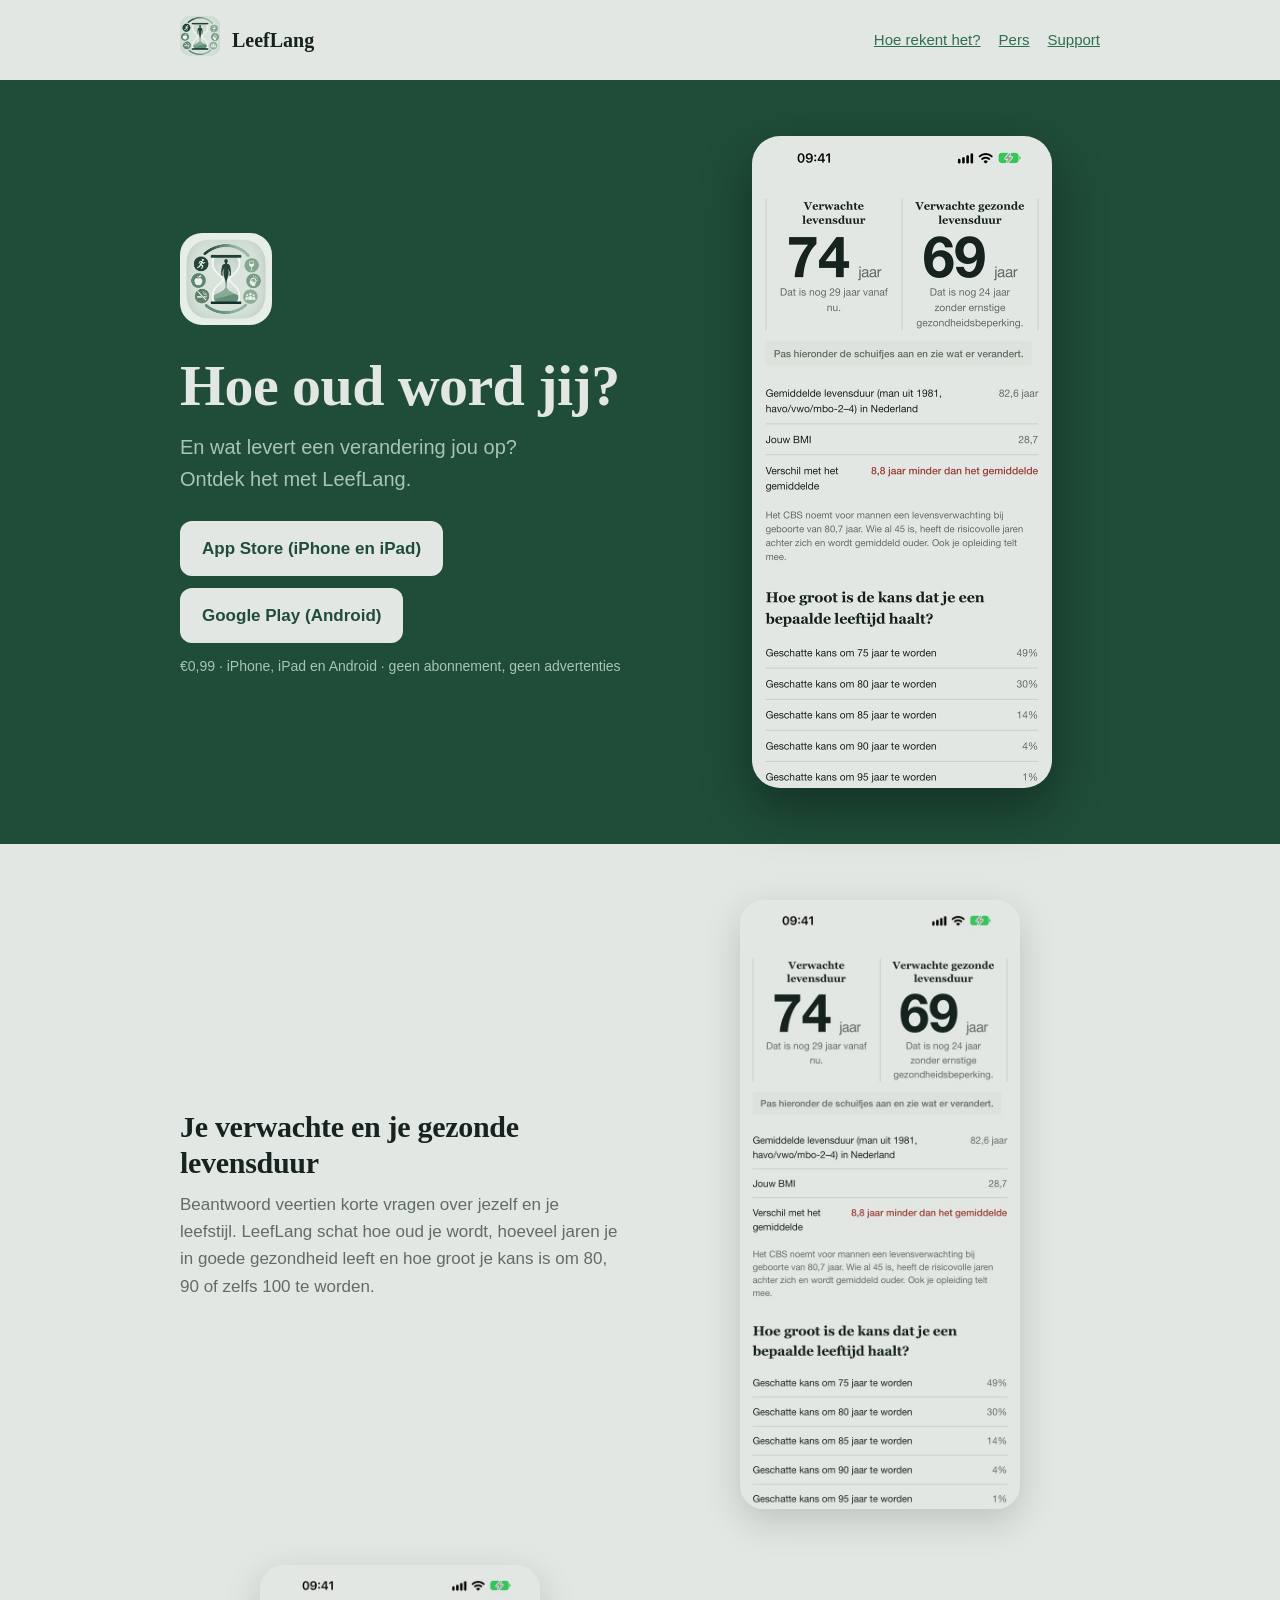
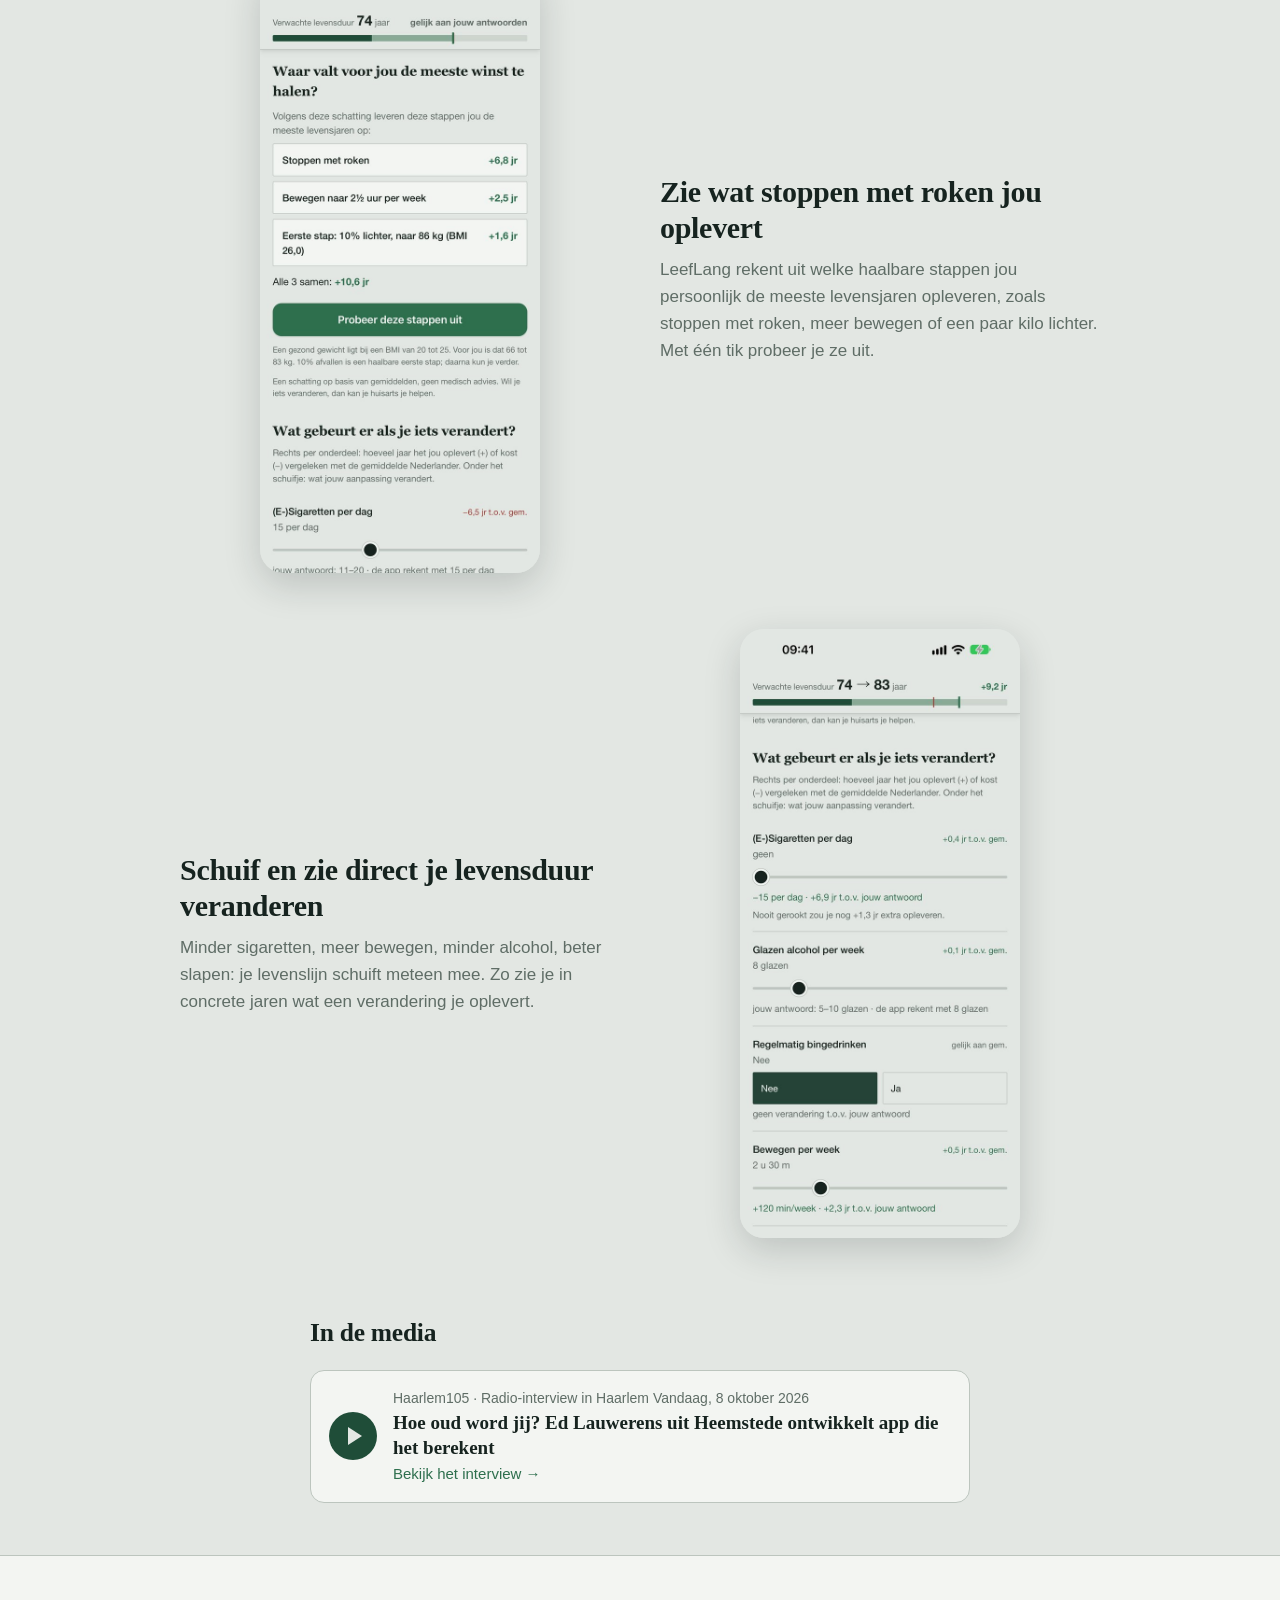
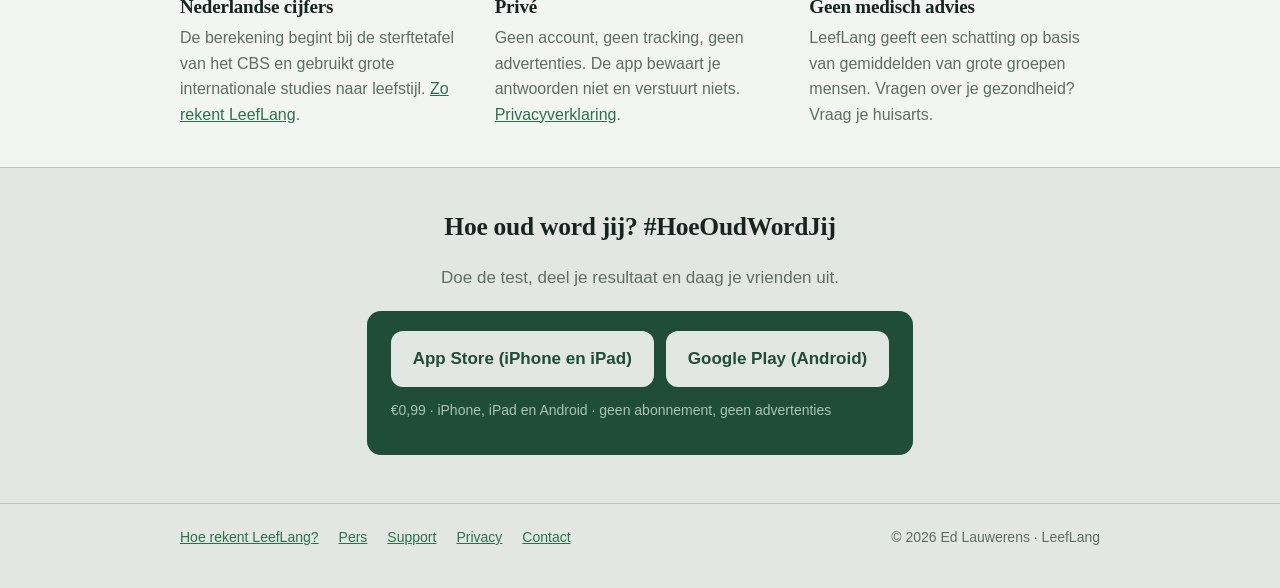
<file: index.html>
<!DOCTYPE html>
<html lang="nl">
<head>
<meta charset="utf-8">
<meta name="viewport" content="width=device-width, initial-scale=1">
<meta name="google-site-verification" content="rbD1Od4IU3HGOFrd_KCW3yOalHexlN-qomIf1zwhY1U">
<title>LeefLang — Hoe oud word jij?</title>
<meta name="description" content="Beantwoord 14 vragen en zie hoe oud je wordt, en hoeveel jaar stoppen met roken, meer bewegen of gezonder eten jou oplevert. Op basis van CBS-cijfers.">
<meta property="og:type" content="website">
<meta property="og:title" content="LeefLang — Hoe oud word jij?">
<meta property="og:description" content="Beantwoord 14 vragen en zie hoe oud je wordt, en hoeveel jaar stoppen met roken, meer bewegen of gezonder eten jou oplevert. Op basis van CBS-cijfers.">
<meta property="og:url" content="https://edlauwerens.github.io/leeflang/">
<meta property="og:image" content="https://edlauwerens.github.io/leeflang/assets/og.png">
<meta property="og:locale" content="nl_NL">
<meta name="twitter:card" content="summary_large_image">
<meta name="apple-itunes-app" content="app-id=6817483549">
<link rel="icon" href="assets/favicon.png">
<link rel="apple-touch-icon" href="assets/apple-touch-icon.png">
<link rel="stylesheet" href="style.css">
<!-- Bewust zonder cookies, analyse of externe scripts. -->
</head>
<body>
<div class="wrap"><header class="top">
  <a href="./"><img src="assets/favicon.png" alt=""></a><a class="brand" href="./">LeefLang</a>
  <nav><a href="berekening.html">Hoe rekent het?</a><a href="pers.html">Pers</a><a href="https://edlauwerens.github.io/levensduur-privacy/support.html">Support</a></nav>
</header></div>

<section class="hero"><div class="wrap">
  <div>
    <img class="logo" src="assets/logo-360.png" alt="LeefLang-logo">
    <h1>Hoe oud word jij?</h1>
    <p class="lede">En wat levert een verandering jou op? Ontdek het met LeefLang.</p>
    <p class="btns"><a class="btn" href="https://apps.apple.com/nl/app/leeflang/id6817483549">App Store (iPhone en iPad)</a> <a class="btn" href="https://play.google.com/store/apps/details?id=nl.appfactory.leeflang">Google Play (Android)</a></p><p class="note">€0,99 · iPhone, iPad en Android · geen abonnement, geen advertenties</p>
  </div>
  <img class="phone" src="assets/app-1-result.jpg" alt="Schermafbeelding van het resultaat in LeefLang">
</div></section>
<section class="features"><div class="wrap">
  <div class="feature">
    <div><h2>Je verwachte en je gezonde levensduur</h2><p>Beantwoord veertien korte vragen over jezelf en je leefstijl. LeefLang schat hoe oud je wordt, hoeveel jaren je in goede gezondheid leeft en hoe groot je kans is om 80, 90 of zelfs 100 te worden.</p></div>
    <img class="shot" src="assets/app-1-result.jpg" alt="Schermafbeelding van LeefLang: Je verwachte en je gezonde levensduur" loading="lazy">
  </div>
  <div class="feature">
    <div><h2>Zie wat stoppen met roken jou oplevert</h2><p>LeefLang rekent uit welke haalbare stappen jou persoonlijk de meeste levensjaren opleveren, zoals stoppen met roken, meer bewegen of een paar kilo lichter. Met één tik probeer je ze uit.</p></div>
    <img class="shot" src="assets/app-2-advice.jpg" alt="Schermafbeelding van LeefLang: Zie wat stoppen met roken jou oplevert" loading="lazy">
  </div>
  <div class="feature">
    <div><h2>Schuif en zie direct je levensduur veranderen</h2><p>Minder sigaretten, meer bewegen, minder alcohol, beter slapen: je levenslijn schuift meteen mee. Zo zie je in concrete jaren wat een verandering je oplevert.</p></div>
    <img class="shot" src="assets/app-3-sliders.jpg" alt="Schermafbeelding van LeefLang: Schuif en zie direct je levensduur veranderen" loading="lazy">
  </div>
</div></section>
<section><div class="wrap narrow" style="padding-bottom:40px">
  <h2 style="margin-top:0">In de media</h2>
  <a class="media" href="https://youtu.be/yvJajUuTVDM" target="_blank" rel="noopener"><span class="play" aria-hidden="true"></span><span><span class="m-outlet">Haarlem105 · Radio-interview in Haarlem Vandaag, 8 oktober 2026</span><span class="m-title">Hoe oud word jij? Ed Lauwerens uit Heemstede ontwikkelt app die het berekent</span><span class="m-go">Bekijk het interview →</span></span></a>
</div></section>
<section class="band"><div class="wrap">
  <div class="grid3">
    <div><h3>Nederlandse cijfers</h3><p>De berekening begint bij de sterftetafel van het CBS en gebruikt grote internationale studies naar leefstijl. <a href="berekening.html">Zo rekent LeefLang</a>.</p></div>
    <div><h3>Privé</h3><p>Geen account, geen tracking, geen advertenties. De app bewaart je antwoorden niet en verstuurt niets. <a href="https://edlauwerens.github.io/levensduur-privacy/">Privacyverklaring</a>.</p></div>
    <div><h3>Geen medisch advies</h3><p>LeefLang geeft een schatting op basis van gemiddelden van grote groepen mensen. Vragen over je gezondheid? Vraag je huisarts.</p></div>
  </div>
</div></section>
<section><div class="wrap" style="padding-top:44px;padding-bottom:48px;text-align:center">
  <h2 style="margin-top:0">Hoe oud word jij? #HoeOudWordJij</h2>
  <p style="color:var(--muted);max-width:52ch;margin:0 auto 20px">Doe de test, deel je resultaat en daag je vrienden uit.</p>
  <div class="hero" style="display:inline-block;border-radius:14px;padding:20px 24px;text-align:left"><p class="btns"><a class="btn" href="https://apps.apple.com/nl/app/leeflang/id6817483549">App Store (iPhone en iPad)</a> <a class="btn" href="https://play.google.com/store/apps/details?id=nl.appfactory.leeflang">Google Play (Android)</a></p><p class="note">€0,99 · iPhone, iPad en Android · geen abonnement, geen advertenties</p></div>
</div></section>
<footer><div class="wrap">
  <a href="berekening.html">Hoe rekent LeefLang?</a>
  <a href="pers.html">Pers</a>
  <a href="https://edlauwerens.github.io/levensduur-privacy/support.html">Support</a>
  <a href="https://edlauwerens.github.io/levensduur-privacy/">Privacy</a>
  <a href="mailto:edsoftinfo@icloud.com">Contact</a>
  <span class="copy">© 2026 Ed Lauwerens · LeefLang</span>
</div></footer>
</body>
</html>
</file>
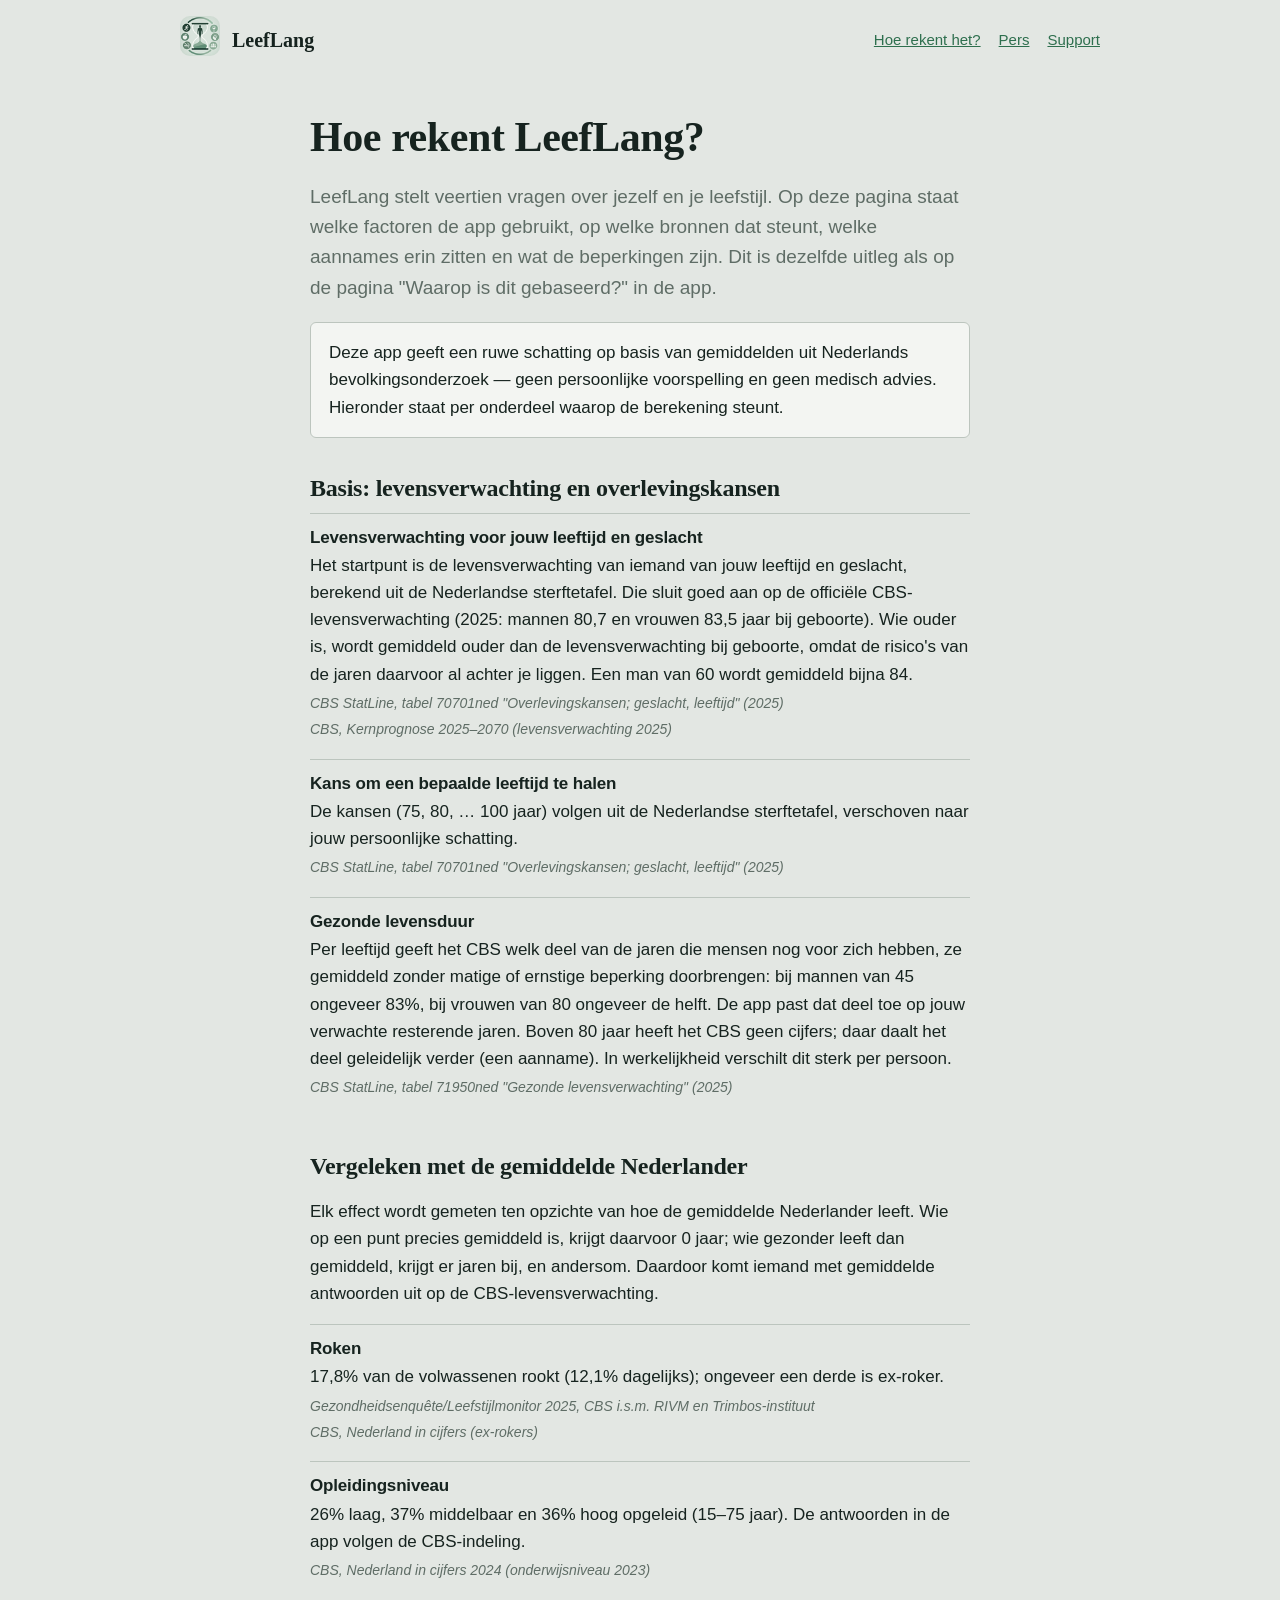
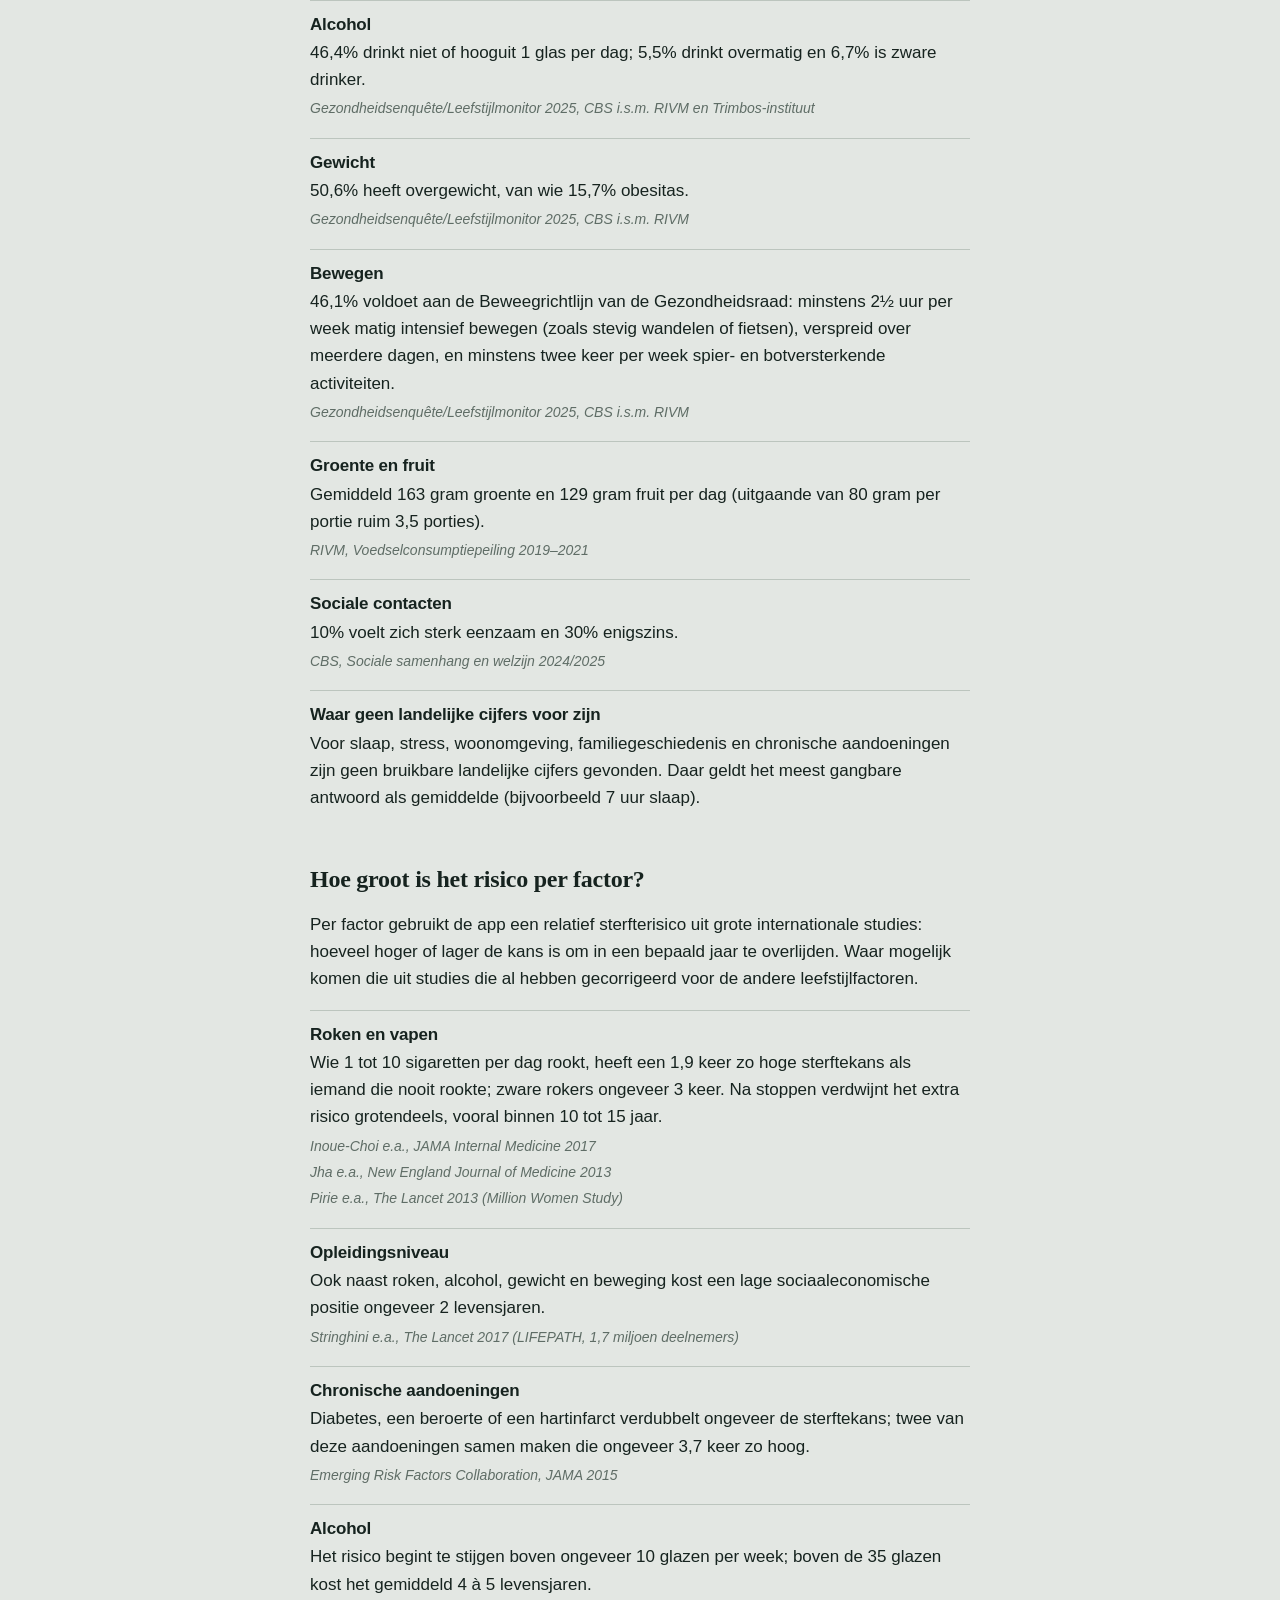
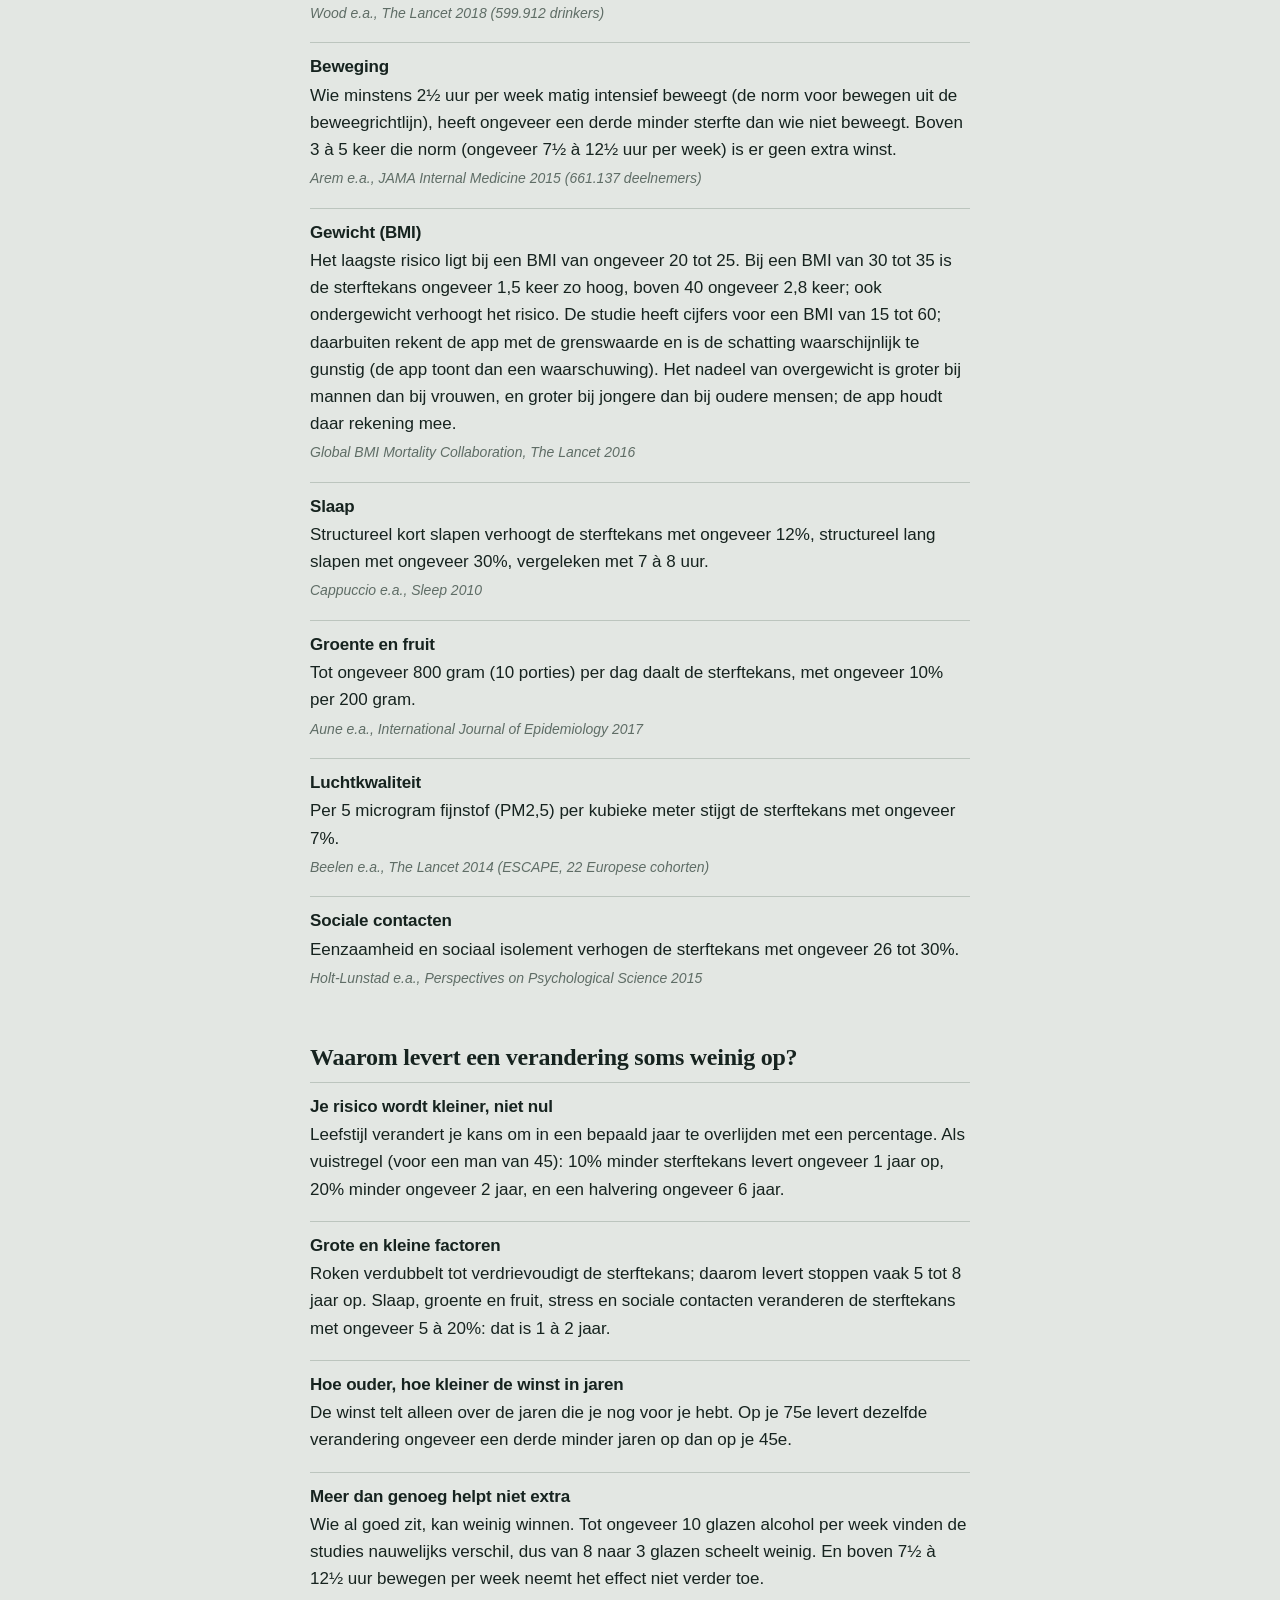
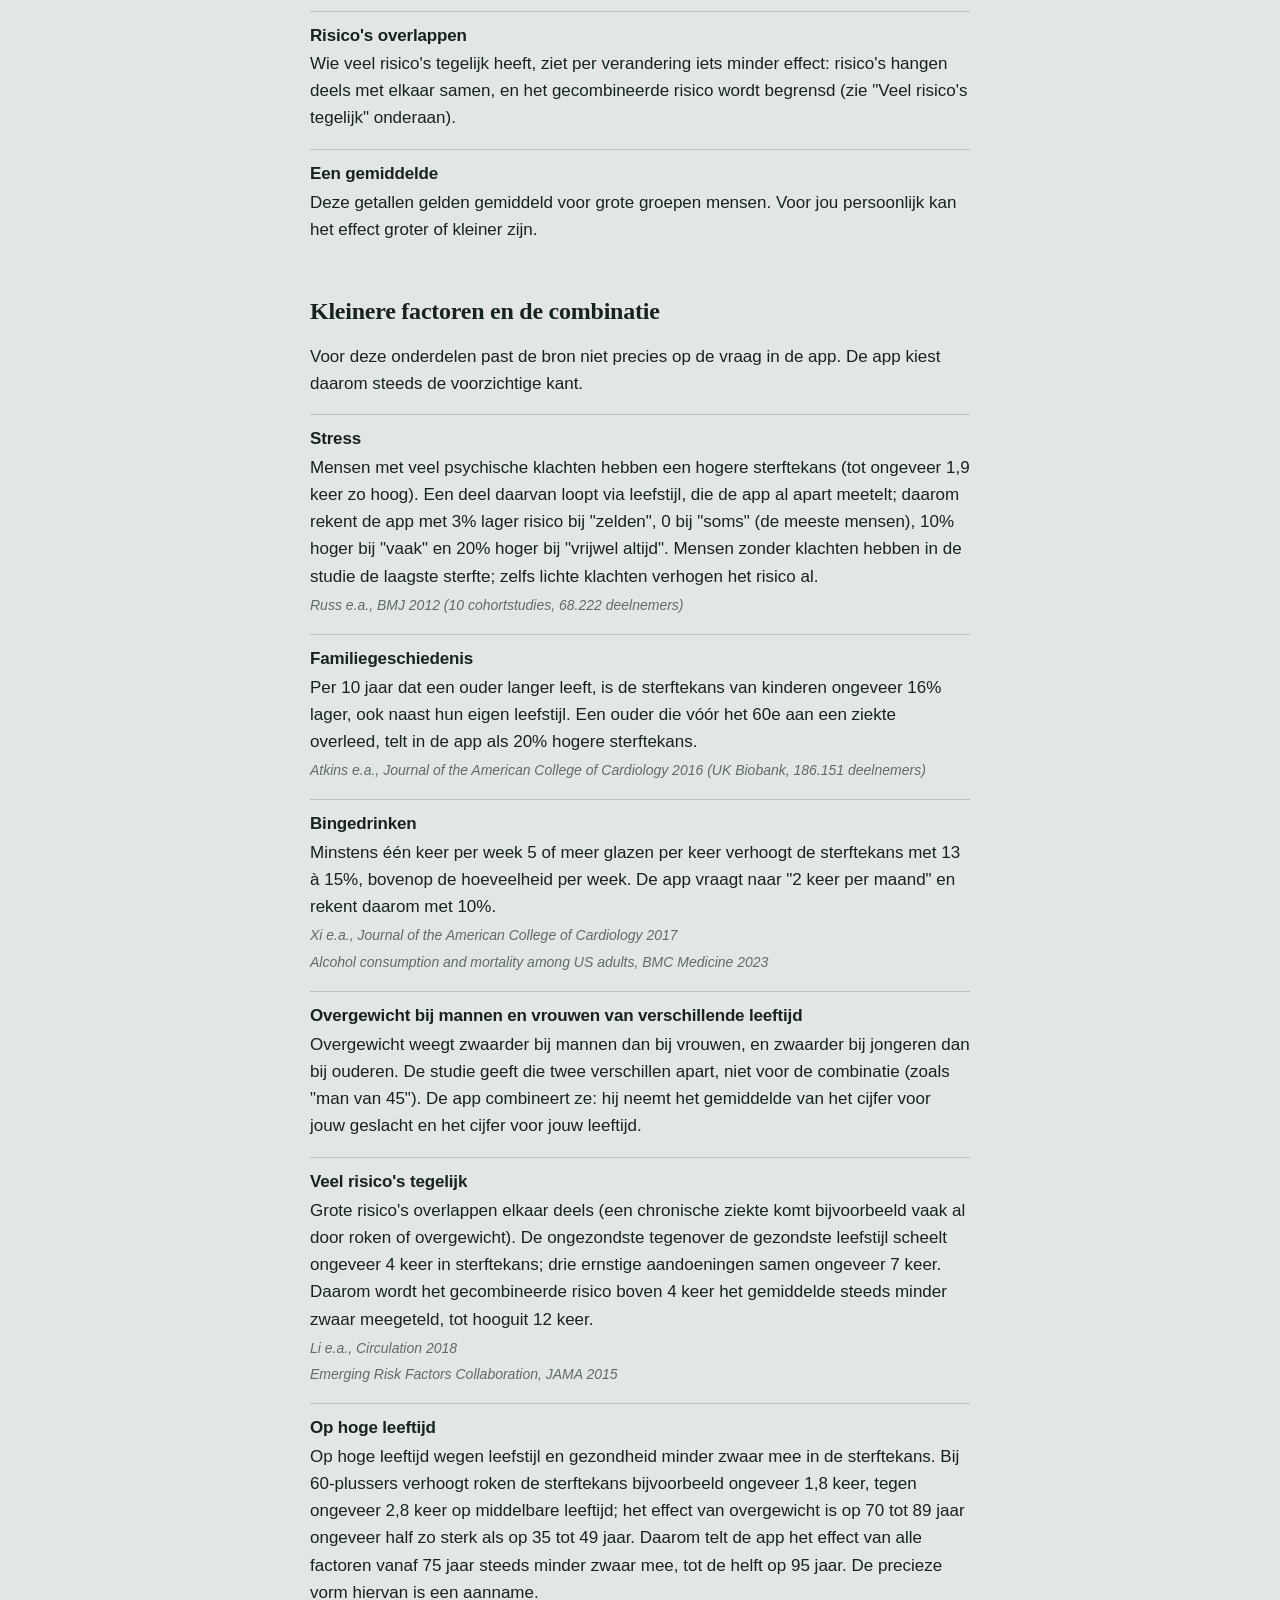
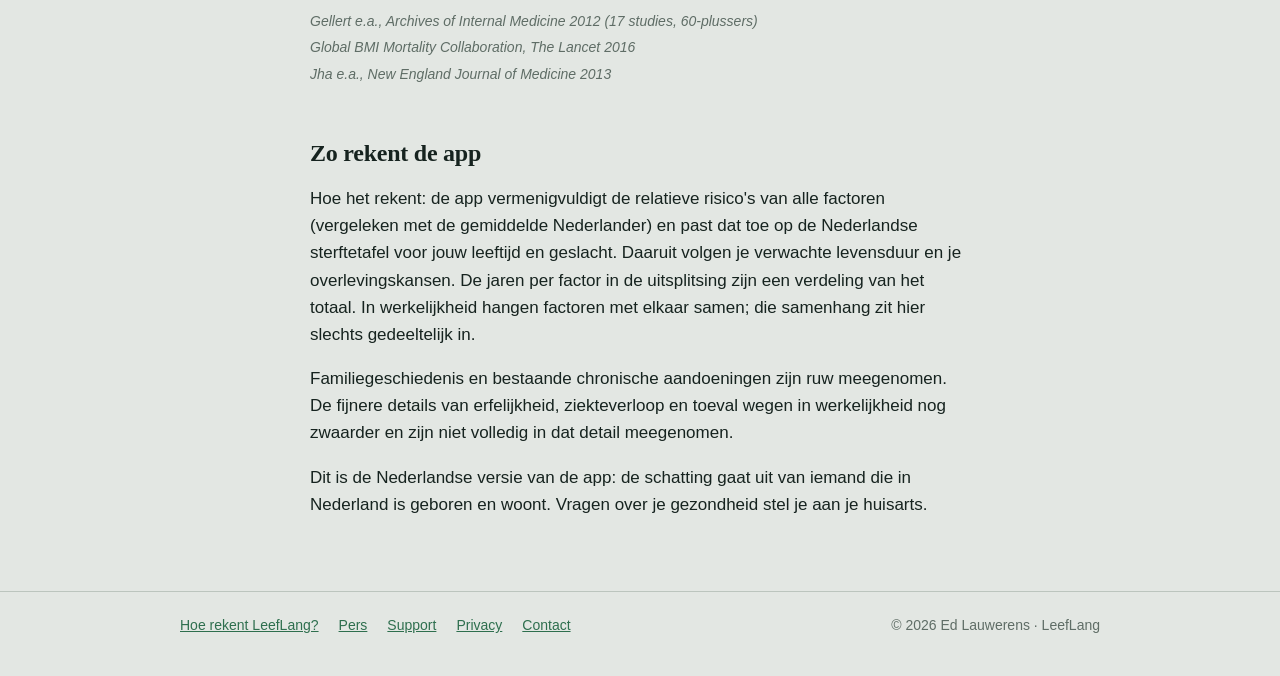
<file: berekening.html>
<!DOCTYPE html>
<html lang="nl">
<head>
<meta charset="utf-8">
<meta name="viewport" content="width=device-width, initial-scale=1">
<meta name="google-site-verification" content="rbD1Od4IU3HGOFrd_KCW3yOalHexlN-qomIf1zwhY1U">
<title>Hoe rekent LeefLang? — factoren, bronnen en beperkingen</title>
<meta name="description" content="Hoe LeefLang je levensduur schat: de CBS-sterftetafel, relatieve risico's uit grote studies, en de beperkingen van een schatting.">
<meta property="og:type" content="website">
<meta property="og:title" content="Hoe rekent LeefLang? — factoren, bronnen en beperkingen">
<meta property="og:description" content="Hoe LeefLang je levensduur schat: de CBS-sterftetafel, relatieve risico's uit grote studies, en de beperkingen van een schatting.">
<meta property="og:url" content="https://edlauwerens.github.io/leeflang/berekening.html">
<meta property="og:image" content="https://edlauwerens.github.io/leeflang/assets/og.png">
<meta property="og:locale" content="nl_NL">
<meta name="twitter:card" content="summary_large_image">
<meta name="apple-itunes-app" content="app-id=6817483549">
<link rel="icon" href="assets/favicon.png">
<link rel="apple-touch-icon" href="assets/apple-touch-icon.png">
<link rel="stylesheet" href="style.css">
<!-- Bewust zonder cookies, analyse of externe scripts. -->
</head>
<body>
<div class="wrap"><header class="top">
  <a href="./"><img src="assets/favicon.png" alt=""></a><a class="brand" href="./">LeefLang</a>
  <nav><a href="berekening.html">Hoe rekent het?</a><a href="pers.html">Pers</a><a href="https://edlauwerens.github.io/levensduur-privacy/support.html">Support</a></nav>
</header></div>

<main class="page"><div class="wrap narrow">
  <h1>Hoe rekent LeefLang?</h1>
  <p class="lead">LeefLang stelt veertien vragen over jezelf en je leefstijl. Op deze pagina staat welke factoren de app gebruikt, op welke bronnen dat steunt, welke aannames erin zitten en wat de beperkingen zijn. Dit is dezelfde uitleg als op de pagina "Waarop is dit gebaseerd?" in de app.</p>
  <div class="box">Deze app geeft een ruwe schatting op basis van gemiddelden uit Nederlands bevolkingsonderzoek — geen persoonlijke voorspelling en geen medisch advies. Hieronder staat per onderdeel waarop de berekening steunt.</div>
  
<h2>Basis: levensverwachting en overlevingskansen</h2>

<div class="src"><h3>Levensverwachting voor jouw leeftijd en geslacht</h3><p>Het startpunt is de levensverwachting van iemand van jouw leeftijd en geslacht, berekend uit de Nederlandse sterftetafel. Die sluit goed aan op de officiële CBS-levensverwachting (2025: mannen 80,7 en vrouwen 83,5 jaar bij geboorte). Wie ouder is, wordt gemiddeld ouder dan de levensverwachting bij geboorte, omdat de risico's van de jaren daarvoor al achter je liggen. Een man van 60 wordt gemiddeld bijna 84.</p><p class="ref">CBS StatLine, tabel 70701ned "Overlevingskansen; geslacht, leeftijd" (2025)</p><p class="ref">CBS, Kernprognose 2025–2070 (levensverwachting 2025)</p></div>
<div class="src"><h3>Kans om een bepaalde leeftijd te halen</h3><p>De kansen (75, 80, … 100 jaar) volgen uit de Nederlandse sterftetafel, verschoven naar jouw persoonlijke schatting.</p><p class="ref">CBS StatLine, tabel 70701ned "Overlevingskansen; geslacht, leeftijd" (2025)</p></div>
<div class="src"><h3>Gezonde levensduur</h3><p>Per leeftijd geeft het CBS welk deel van de jaren die mensen nog voor zich hebben, ze gemiddeld zonder matige of ernstige beperking doorbrengen: bij mannen van 45 ongeveer 83%, bij vrouwen van 80 ongeveer de helft. De app past dat deel toe op jouw verwachte resterende jaren. Boven 80 jaar heeft het CBS geen cijfers; daar daalt het deel geleidelijk verder (een aanname). In werkelijkheid verschilt dit sterk per persoon.</p><p class="ref">CBS StatLine, tabel 71950ned "Gezonde levensverwachting" (2025)</p></div>

<h2>Vergeleken met de gemiddelde Nederlander</h2>
<p>Elk effect wordt gemeten ten opzichte van hoe de gemiddelde Nederlander leeft. Wie op een punt precies gemiddeld is, krijgt daarvoor 0 jaar; wie gezonder leeft dan gemiddeld, krijgt er jaren bij, en andersom. Daardoor komt iemand met gemiddelde antwoorden uit op de CBS-levensverwachting.</p>
<div class="src"><h3>Roken</h3><p>17,8% van de volwassenen rookt (12,1% dagelijks); ongeveer een derde is ex-roker.</p><p class="ref">Gezondheidsenquête/Leefstijlmonitor 2025, CBS i.s.m. RIVM en Trimbos-instituut</p><p class="ref">CBS, Nederland in cijfers (ex-rokers)</p></div>
<div class="src"><h3>Opleidingsniveau</h3><p>26% laag, 37% middelbaar en 36% hoog opgeleid (15–75 jaar). De antwoorden in de app volgen de CBS-indeling.</p><p class="ref">CBS, Nederland in cijfers 2024 (onderwijsniveau 2023)</p></div>
<div class="src"><h3>Alcohol</h3><p>46,4% drinkt niet of hooguit 1 glas per dag; 5,5% drinkt overmatig en 6,7% is zware drinker.</p><p class="ref">Gezondheidsenquête/Leefstijlmonitor 2025, CBS i.s.m. RIVM en Trimbos-instituut</p></div>
<div class="src"><h3>Gewicht</h3><p>50,6% heeft overgewicht, van wie 15,7% obesitas.</p><p class="ref">Gezondheidsenquête/Leefstijlmonitor 2025, CBS i.s.m. RIVM</p></div>
<div class="src"><h3>Bewegen</h3><p>46,1% voldoet aan de Beweegrichtlijn van de Gezondheidsraad: minstens 2½ uur per week matig intensief bewegen (zoals stevig wandelen of fietsen), verspreid over meerdere dagen, en minstens twee keer per week spier- en botversterkende activiteiten.</p><p class="ref">Gezondheidsenquête/Leefstijlmonitor 2025, CBS i.s.m. RIVM</p></div>
<div class="src"><h3>Groente en fruit</h3><p>Gemiddeld 163 gram groente en 129 gram fruit per dag (uitgaande van 80 gram per portie ruim 3,5 porties).</p><p class="ref">RIVM, Voedselconsumptiepeiling 2019–2021</p></div>
<div class="src"><h3>Sociale contacten</h3><p>10% voelt zich sterk eenzaam en 30% enigszins.</p><p class="ref">CBS, Sociale samenhang en welzijn 2024/2025</p></div>
<div class="src"><h3>Waar geen landelijke cijfers voor zijn</h3><p>Voor slaap, stress, woonomgeving, familiegeschiedenis en chronische aandoeningen zijn geen bruikbare landelijke cijfers gevonden. Daar geldt het meest gangbare antwoord als gemiddelde (bijvoorbeeld 7 uur slaap).</p></div>

<h2>Hoe groot is het risico per factor?</h2>
<p>Per factor gebruikt de app een relatief sterfterisico uit grote internationale studies: hoeveel hoger of lager de kans is om in een bepaald jaar te overlijden. Waar mogelijk komen die uit studies die al hebben gecorrigeerd voor de andere leefstijlfactoren.</p>
<div class="src"><h3>Roken en vapen</h3><p>Wie 1 tot 10 sigaretten per dag rookt, heeft een 1,9 keer zo hoge sterftekans als iemand die nooit rookte; zware rokers ongeveer 3 keer. Na stoppen verdwijnt het extra risico grotendeels, vooral binnen 10 tot 15 jaar.</p><p class="ref">Inoue-Choi e.a., JAMA Internal Medicine 2017</p><p class="ref">Jha e.a., New England Journal of Medicine 2013</p><p class="ref">Pirie e.a., The Lancet 2013 (Million Women Study)</p></div>
<div class="src"><h3>Opleidingsniveau</h3><p>Ook naast roken, alcohol, gewicht en beweging kost een lage sociaaleconomische positie ongeveer 2 levensjaren.</p><p class="ref">Stringhini e.a., The Lancet 2017 (LIFEPATH, 1,7 miljoen deelnemers)</p></div>
<div class="src"><h3>Chronische aandoeningen</h3><p>Diabetes, een beroerte of een hartinfarct verdubbelt ongeveer de sterftekans; twee van deze aandoeningen samen maken die ongeveer 3,7 keer zo hoog.</p><p class="ref">Emerging Risk Factors Collaboration, JAMA 2015</p></div>
<div class="src"><h3>Alcohol</h3><p>Het risico begint te stijgen boven ongeveer 10 glazen per week; boven de 35 glazen kost het gemiddeld 4 à 5 levensjaren.</p><p class="ref">Wood e.a., The Lancet 2018 (599.912 drinkers)</p></div>
<div class="src"><h3>Beweging</h3><p>Wie minstens 2½ uur per week matig intensief beweegt (de norm voor bewegen uit de beweegrichtlijn), heeft ongeveer een derde minder sterfte dan wie niet beweegt. Boven 3 à 5 keer die norm (ongeveer 7½ à 12½ uur per week) is er geen extra winst.</p><p class="ref">Arem e.a., JAMA Internal Medicine 2015 (661.137 deelnemers)</p></div>
<div class="src"><h3>Gewicht (BMI)</h3><p>Het laagste risico ligt bij een BMI van ongeveer 20 tot 25. Bij een BMI van 30 tot 35 is de sterftekans ongeveer 1,5 keer zo hoog, boven 40 ongeveer 2,8 keer; ook ondergewicht verhoogt het risico. De studie heeft cijfers voor een BMI van 15 tot 60; daarbuiten rekent de app met de grenswaarde en is de schatting waarschijnlijk te gunstig (de app toont dan een waarschuwing). Het nadeel van overgewicht is groter bij mannen dan bij vrouwen, en groter bij jongere dan bij oudere mensen; de app houdt daar rekening mee.</p><p class="ref">Global BMI Mortality Collaboration, The Lancet 2016</p></div>
<div class="src"><h3>Slaap</h3><p>Structureel kort slapen verhoogt de sterftekans met ongeveer 12%, structureel lang slapen met ongeveer 30%, vergeleken met 7 à 8 uur.</p><p class="ref">Cappuccio e.a., Sleep 2010</p></div>
<div class="src"><h3>Groente en fruit</h3><p>Tot ongeveer 800 gram (10 porties) per dag daalt de sterftekans, met ongeveer 10% per 200 gram.</p><p class="ref">Aune e.a., International Journal of Epidemiology 2017</p></div>
<div class="src"><h3>Luchtkwaliteit</h3><p>Per 5 microgram fijnstof (PM2,5) per kubieke meter stijgt de sterftekans met ongeveer 7%.</p><p class="ref">Beelen e.a., The Lancet 2014 (ESCAPE, 22 Europese cohorten)</p></div>
<div class="src"><h3>Sociale contacten</h3><p>Eenzaamheid en sociaal isolement verhogen de sterftekans met ongeveer 26 tot 30%.</p><p class="ref">Holt-Lunstad e.a., Perspectives on Psychological Science 2015</p></div>

<h2>Waarom levert een verandering soms weinig op?</h2>

<div class="src"><h3>Je risico wordt kleiner, niet nul</h3><p>Leefstijl verandert je kans om in een bepaald jaar te overlijden met een percentage. Als vuistregel (voor een man van 45): 10% minder sterftekans levert ongeveer 1 jaar op, 20% minder ongeveer 2 jaar, en een halvering ongeveer 6 jaar.</p></div>
<div class="src"><h3>Grote en kleine factoren</h3><p>Roken verdubbelt tot verdrievoudigt de sterftekans; daarom levert stoppen vaak 5 tot 8 jaar op. Slaap, groente en fruit, stress en sociale contacten veranderen de sterftekans met ongeveer 5 à 20%: dat is 1 à 2 jaar.</p></div>
<div class="src"><h3>Hoe ouder, hoe kleiner de winst in jaren</h3><p>De winst telt alleen over de jaren die je nog voor je hebt. Op je 75e levert dezelfde verandering ongeveer een derde minder jaren op dan op je 45e.</p></div>
<div class="src"><h3>Meer dan genoeg helpt niet extra</h3><p>Wie al goed zit, kan weinig winnen. Tot ongeveer 10 glazen alcohol per week vinden de studies nauwelijks verschil, dus van 8 naar 3 glazen scheelt weinig. En boven 7½ à 12½ uur bewegen per week neemt het effect niet verder toe.</p></div>
<div class="src"><h3>Risico's overlappen</h3><p>Wie veel risico's tegelijk heeft, ziet per verandering iets minder effect: risico's hangen deels met elkaar samen, en het gecombineerde risico wordt begrensd (zie "Veel risico's tegelijk" onderaan).</p></div>
<div class="src"><h3>Een gemiddelde</h3><p>Deze getallen gelden gemiddeld voor grote groepen mensen. Voor jou persoonlijk kan het effect groter of kleiner zijn.</p></div>

<h2>Kleinere factoren en de combinatie</h2>
<p>Voor deze onderdelen past de bron niet precies op de vraag in de app. De app kiest daarom steeds de voorzichtige kant.</p>
<div class="src"><h3>Stress</h3><p>Mensen met veel psychische klachten hebben een hogere sterftekans (tot ongeveer 1,9 keer zo hoog). Een deel daarvan loopt via leefstijl, die de app al apart meetelt; daarom rekent de app met 3% lager risico bij "zelden", 0 bij "soms" (de meeste mensen), 10% hoger bij "vaak" en 20% hoger bij "vrijwel altijd". Mensen zonder klachten hebben in de studie de laagste sterfte; zelfs lichte klachten verhogen het risico al.</p><p class="ref">Russ e.a., BMJ 2012 (10 cohortstudies, 68.222 deelnemers)</p></div>
<div class="src"><h3>Familiegeschiedenis</h3><p>Per 10 jaar dat een ouder langer leeft, is de sterftekans van kinderen ongeveer 16% lager, ook naast hun eigen leefstijl. Een ouder die vóór het 60e aan een ziekte overleed, telt in de app als 20% hogere sterftekans.</p><p class="ref">Atkins e.a., Journal of the American College of Cardiology 2016 (UK Biobank, 186.151 deelnemers)</p></div>
<div class="src"><h3>Bingedrinken</h3><p>Minstens één keer per week 5 of meer glazen per keer verhoogt de sterftekans met 13 à 15%, bovenop de hoeveelheid per week. De app vraagt naar "2 keer per maand" en rekent daarom met 10%.</p><p class="ref">Xi e.a., Journal of the American College of Cardiology 2017</p><p class="ref">Alcohol consumption and mortality among US adults, BMC Medicine 2023</p></div>
<div class="src"><h3>Overgewicht bij mannen en vrouwen van verschillende leeftijd</h3><p>Overgewicht weegt zwaarder bij mannen dan bij vrouwen, en zwaarder bij jongeren dan bij ouderen. De studie geeft die twee verschillen apart, niet voor de combinatie (zoals "man van 45"). De app combineert ze: hij neemt het gemiddelde van het cijfer voor jouw geslacht en het cijfer voor jouw leeftijd.</p></div>
<div class="src"><h3>Veel risico's tegelijk</h3><p>Grote risico's overlappen elkaar deels (een chronische ziekte komt bijvoorbeeld vaak al door roken of overgewicht). De ongezondste tegenover de gezondste leefstijl scheelt ongeveer 4 keer in sterftekans; drie ernstige aandoeningen samen ongeveer 7 keer. Daarom wordt het gecombineerde risico boven 4 keer het gemiddelde steeds minder zwaar meegeteld, tot hooguit 12 keer.</p><p class="ref">Li e.a., Circulation 2018</p><p class="ref">Emerging Risk Factors Collaboration, JAMA 2015</p></div>
<div class="src"><h3>Op hoge leeftijd</h3><p>Op hoge leeftijd wegen leefstijl en gezondheid minder zwaar mee in de sterftekans. Bij 60-plussers verhoogt roken de sterftekans bijvoorbeeld ongeveer 1,8 keer, tegen ongeveer 2,8 keer op middelbare leeftijd; het effect van overgewicht is op 70 tot 89 jaar ongeveer half zo sterk als op 35 tot 49 jaar. Daarom telt de app het effect van alle factoren vanaf 75 jaar steeds minder zwaar mee, tot de helft op 95 jaar. De precieze vorm hiervan is een aanname.</p><p class="ref">Gellert e.a., Archives of Internal Medicine 2012 (17 studies, 60-plussers)</p><p class="ref">Global BMI Mortality Collaboration, The Lancet 2016</p><p class="ref">Jha e.a., New England Journal of Medicine 2013</p></div>
  <h2>Zo rekent de app</h2>
  <p>Hoe het rekent: de app vermenigvuldigt de relatieve risico's van alle factoren (vergeleken met de gemiddelde Nederlander) en past dat toe op de Nederlandse sterftetafel voor jouw leeftijd en geslacht. Daaruit volgen je verwachte levensduur en je overlevingskansen. De jaren per factor in de uitsplitsing zijn een verdeling van het totaal. In werkelijkheid hangen factoren met elkaar samen; die samenhang zit hier slechts gedeeltelijk in.</p>
  <p>Familiegeschiedenis en bestaande chronische aandoeningen zijn ruw meegenomen. De fijnere details van erfelijkheid, ziekteverloop en toeval wegen in werkelijkheid nog zwaarder en zijn niet volledig in dat detail meegenomen.</p>
  <p>Dit is de Nederlandse versie van de app: de schatting gaat uit van iemand die in Nederland is geboren en woont. Vragen over je gezondheid stel je aan je huisarts.</p>
</div></main>
<footer><div class="wrap">
  <a href="berekening.html">Hoe rekent LeefLang?</a>
  <a href="pers.html">Pers</a>
  <a href="https://edlauwerens.github.io/levensduur-privacy/support.html">Support</a>
  <a href="https://edlauwerens.github.io/levensduur-privacy/">Privacy</a>
  <a href="mailto:edsoftinfo@icloud.com">Contact</a>
  <span class="copy">© 2026 Ed Lauwerens · LeefLang</span>
</div></footer>
</body>
</html>
</file>
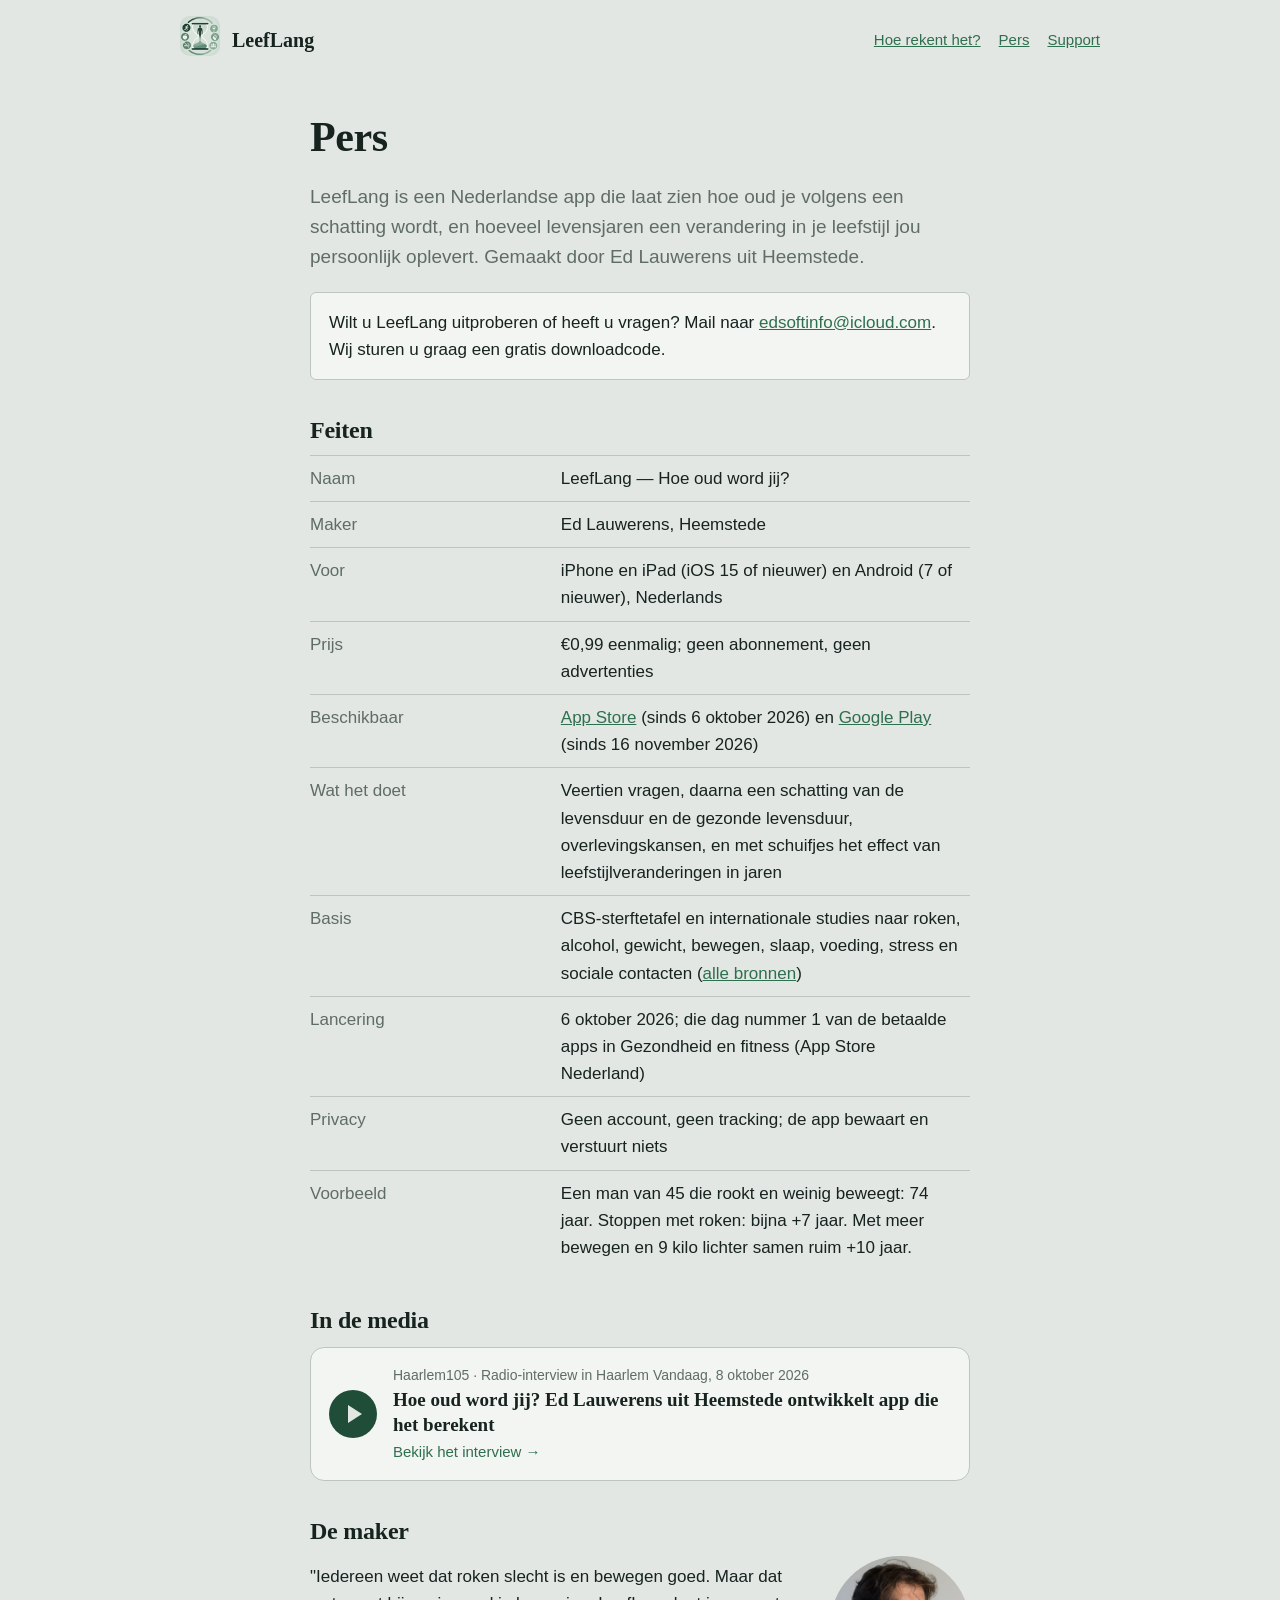
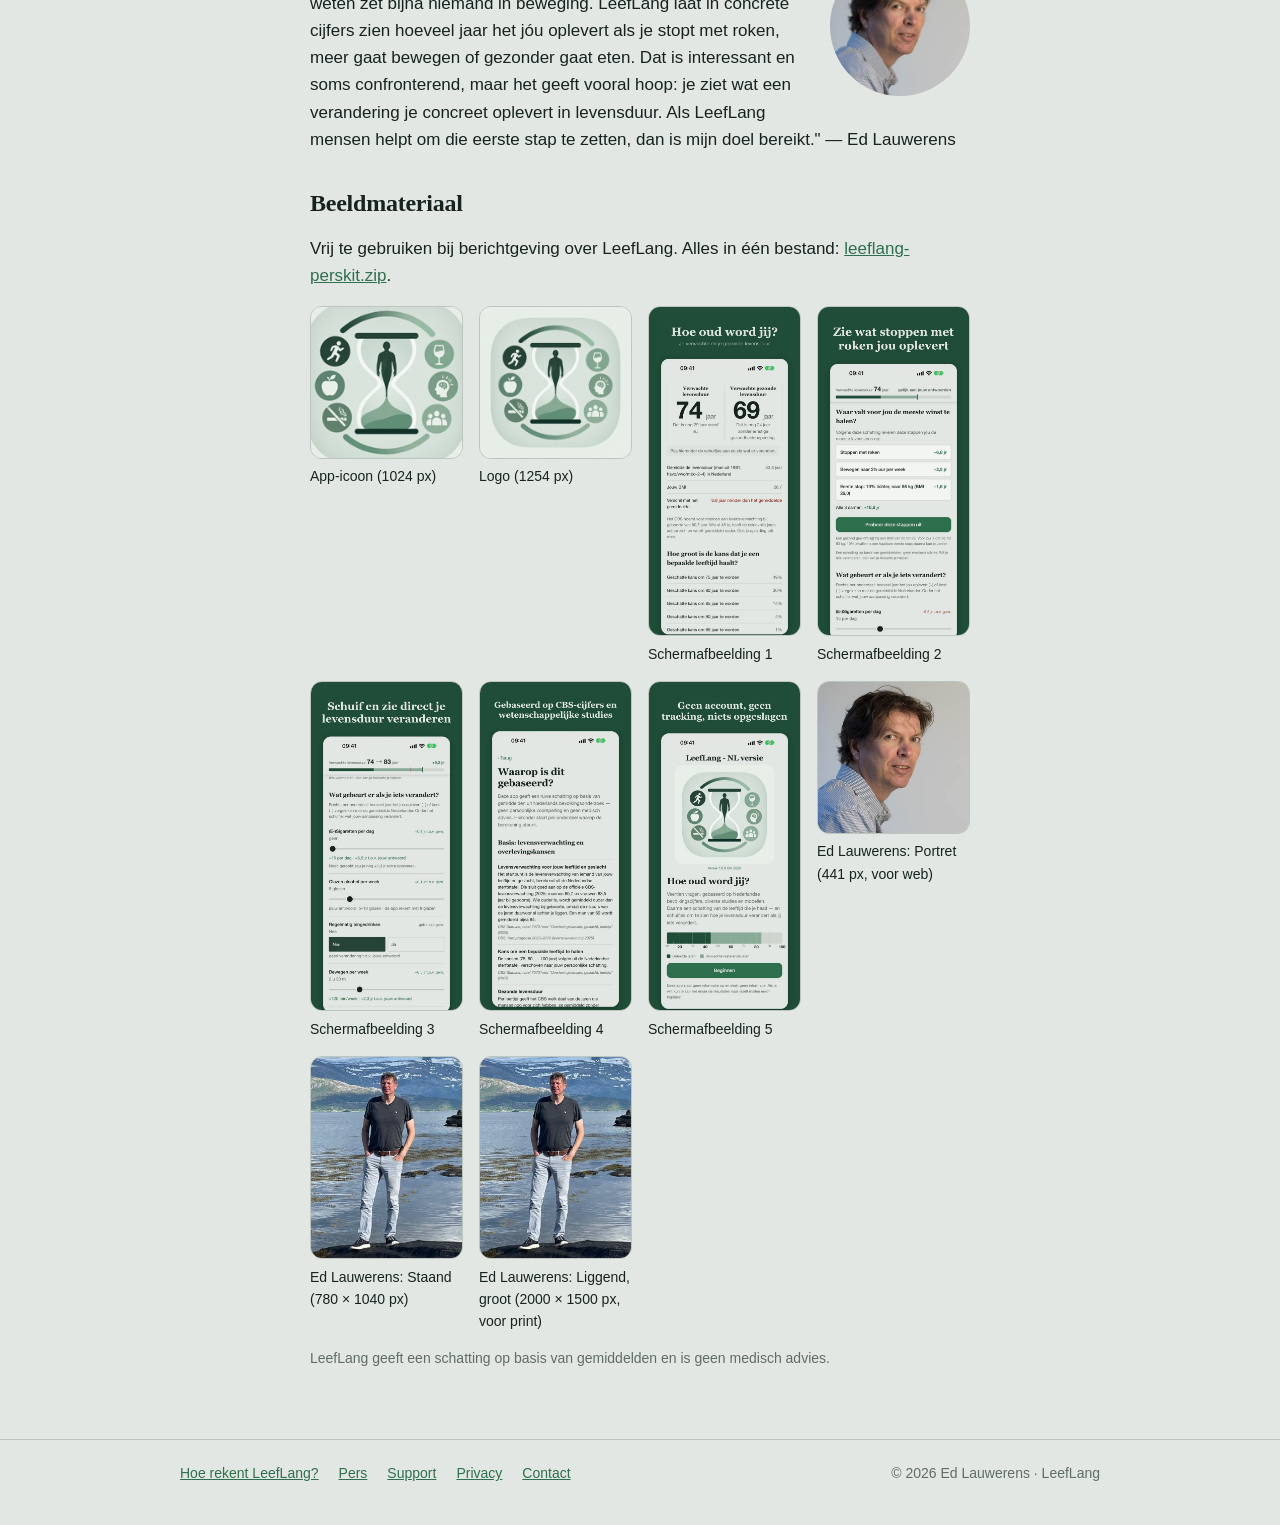
<file: pers.html>
<!DOCTYPE html>
<html lang="nl">
<head>
<meta charset="utf-8">
<meta name="viewport" content="width=device-width, initial-scale=1">
<meta name="google-site-verification" content="rbD1Od4IU3HGOFrd_KCW3yOalHexlN-qomIf1zwhY1U">
<title>Pers — LeefLang</title>
<meta name="description" content="Perskit van LeefLang: feiten, beeldmateriaal en contact.">
<meta property="og:type" content="website">
<meta property="og:title" content="Pers — LeefLang">
<meta property="og:description" content="Perskit van LeefLang: feiten, beeldmateriaal en contact.">
<meta property="og:url" content="https://edlauwerens.github.io/leeflang/pers.html">
<meta property="og:image" content="https://edlauwerens.github.io/leeflang/assets/og.png">
<meta property="og:locale" content="nl_NL">
<meta name="twitter:card" content="summary_large_image">
<meta name="apple-itunes-app" content="app-id=6817483549">
<link rel="icon" href="assets/favicon.png">
<link rel="apple-touch-icon" href="assets/apple-touch-icon.png">
<link rel="stylesheet" href="style.css">
<!-- Bewust zonder cookies, analyse of externe scripts. -->
</head>
<body>
<div class="wrap"><header class="top">
  <a href="./"><img src="assets/favicon.png" alt=""></a><a class="brand" href="./">LeefLang</a>
  <nav><a href="berekening.html">Hoe rekent het?</a><a href="pers.html">Pers</a><a href="https://edlauwerens.github.io/levensduur-privacy/support.html">Support</a></nav>
</header></div>

<main class="page"><div class="wrap narrow">
  <h1>Pers</h1>
  <p class="lead">LeefLang is een Nederlandse app die laat zien hoe oud je volgens een schatting wordt, en hoeveel levensjaren een verandering in je leefstijl jou persoonlijk oplevert. Gemaakt door Ed Lauwerens uit Heemstede.</p>
  <div class="box">Wilt u LeefLang uitproberen of heeft u vragen? Mail naar <a href="mailto:edsoftinfo@icloud.com">edsoftinfo@icloud.com</a>. Wij sturen u graag een gratis downloadcode.</div>

  <h2>Feiten</h2>
  <table class="facts">
    <tr><td>Naam</td><td>LeefLang — Hoe oud word jij?</td></tr>
    <tr><td>Maker</td><td>Ed Lauwerens, Heemstede</td></tr>
    <tr><td>Voor</td><td>iPhone en iPad (iOS 15 of nieuwer) en Android (7 of nieuwer), Nederlands</td></tr>
    <tr><td>Prijs</td><td>€0,99 eenmalig; geen abonnement, geen advertenties</td></tr>
    <tr><td>Beschikbaar</td><td><a href="https://apps.apple.com/nl/app/leeflang/id6817483549">App Store</a> (sinds 6 oktober 2026) en <a href="https://play.google.com/store/apps/details?id=nl.appfactory.leeflang">Google Play</a> (sinds 16 november 2026)</td></tr>
    <tr><td>Wat het doet</td><td>Veertien vragen, daarna een schatting van de levensduur en de gezonde levensduur, overlevingskansen, en met schuifjes het effect van leefstijlveranderingen in jaren</td></tr>
    <tr><td>Basis</td><td>CBS-sterftetafel en internationale studies naar roken, alcohol, gewicht, bewegen, slaap, voeding, stress en sociale contacten (<a href="berekening.html">alle bronnen</a>)</td></tr>
    <tr><td>Lancering</td><td>6 oktober 2026; die dag nummer 1 van de betaalde apps in Gezondheid en fitness (App Store Nederland)</td></tr>
    <tr><td>Privacy</td><td>Geen account, geen tracking; de app bewaart en verstuurt niets</td></tr>
    <tr><td>Voorbeeld</td><td>Een man van 45 die rookt en weinig beweegt: 74 jaar. Stoppen met roken: bijna +7 jaar. Met meer bewegen en 9 kilo lichter samen ruim +10 jaar.</td></tr>
  </table>

  <h2>In de media</h2>
  <a class="media" href="https://youtu.be/yvJajUuTVDM" target="_blank" rel="noopener"><span class="play" aria-hidden="true"></span><span><span class="m-outlet">Haarlem105 · Radio-interview in Haarlem Vandaag, 8 oktober 2026</span><span class="m-title">Hoe oud word jij? Ed Lauwerens uit Heemstede ontwikkelt app die het berekent</span><span class="m-go">Bekijk het interview →</span></span></a>

  <h2>De maker</h2>
  <img src="assets/ed-portret-300.jpg" alt="Ed Lauwerens" style="float:right;width:140px;height:140px;border-radius:50%;margin:0 0 12px 18px">
  <p>"Iedereen weet dat roken slecht is en bewegen goed. Maar dat weten zet bijna niemand in beweging. LeefLang laat in concrete cijfers zien hoeveel jaar het jóu oplevert als je stopt met roken, meer gaat bewegen of gezonder gaat eten. Dat is interessant en soms confronterend, maar het geeft vooral hoop: je ziet wat een verandering je concreet oplevert in levensduur. Als LeefLang mensen helpt om die eerste stap te zetten, dan is mijn doel bereikt." — Ed Lauwerens</p>

  <h2>Beeldmateriaal</h2>
  <p>Vrij te gebruiken bij berichtgeving over LeefLang. Alles in één bestand: <a href="downloads/leeflang-perskit.zip" download>leeflang-perskit.zip</a>.</p>
  <div class="downloads">
    <a href="downloads/leeflang-app-icoon-1024.png" download><img src="assets/apple-touch-icon.png" alt="" loading="lazy">App-icoon (1024 px)</a>
    <a href="downloads/leeflang-logo-1254.png" download><img src="assets/logo-360.png" alt="" loading="lazy">Logo (1254 px)</a>
    <a href="downloads/iphone-1.png" download><img src="assets/shot-1-result.jpg" alt="" loading="lazy">Schermafbeelding 1</a>
    <a href="downloads/iphone-2.png" download><img src="assets/shot-2-advice.jpg" alt="" loading="lazy">Schermafbeelding 2</a>
    <a href="downloads/iphone-3.png" download><img src="assets/shot-3-sliders.jpg" alt="" loading="lazy">Schermafbeelding 3</a>
    <a href="downloads/iphone-4.png" download><img src="assets/shot-4-sources.jpg" alt="" loading="lazy">Schermafbeelding 4</a>
    <a href="downloads/iphone-5.png" download><img src="assets/shot-5-intro.jpg" alt="" loading="lazy">Schermafbeelding 5</a>
    <a href="downloads/ed-lauwerens-portret.jpg" download><img src="assets/ed-portret-300.jpg" alt="" loading="lazy">Ed Lauwerens: Portret (441 px, voor web)</a>
    <a href="downloads/ed-lauwerens-fjord.jpg" download><img src="assets/ed-fjord-300.jpg" alt="" loading="lazy">Ed Lauwerens: Staand (780 × 1040 px)</a>
    <a href="downloads/ed-lauwerens-fjord-groot.jpg" download><img src="assets/ed-fjord-300.jpg" alt="" loading="lazy">Ed Lauwerens: Liggend, groot (2000 × 1500 px, voor print)</a>
  </div>
  <p style="color:var(--muted);font-size:14px">LeefLang geeft een schatting op basis van gemiddelden en is geen medisch advies.</p>
</div></main>
<footer><div class="wrap">
  <a href="berekening.html">Hoe rekent LeefLang?</a>
  <a href="pers.html">Pers</a>
  <a href="https://edlauwerens.github.io/levensduur-privacy/support.html">Support</a>
  <a href="https://edlauwerens.github.io/levensduur-privacy/">Privacy</a>
  <a href="mailto:edsoftinfo@icloud.com">Contact</a>
  <span class="copy">© 2026 Ed Lauwerens · LeefLang</span>
</div></footer>
</body>
</html>
</file>
<file: style.css>
:root{--paper:#E3E7E3;--surface:#F3F5F2;--ink:#16231F;--muted:#5F6D66;--line:#BCC5BE;--gain:#2E6F4E;--lived:#1F4D38;--on-dark:#E3E7E3;--on-dark-muted:#A9C4B5}
@media (prefers-color-scheme:dark){:root{--paper:#16231F;--surface:#1D2C27;--ink:#E3E7E3;--muted:#A9B6AF;--line:#34463F;--gain:#7FC0A0;--lived:#163A2A}}
*{box-sizing:border-box}
html,body{margin:0;background:var(--paper);color:var(--ink)}
body{font-family:-apple-system,BlinkMacSystemFont,"Helvetica Neue",Roboto,Arial,sans-serif;font-size:17px;line-height:1.6}
a{color:var(--gain)}
h1,h2,h3{font-family:Georgia,"Noto Serif",serif;font-weight:600;letter-spacing:-.01em;line-height:1.2}
.wrap{max-width:960px;margin:0 auto;padding:0 20px}
.narrow{max-width:700px}
header.top{display:flex;align-items:center;gap:12px;padding:16px 0}
header.top img{width:40px;height:40px;border-radius:10px}
header.top a.brand{font-family:Georgia,serif;font-weight:600;font-size:20px;color:var(--ink);text-decoration:none}
header.top nav{margin-left:auto;display:flex;gap:18px;font-size:15px}
header.top nav a{white-space:nowrap}
@media (max-width:480px){header.top{flex-wrap:wrap;row-gap:6px}header.top nav{margin-left:0;width:100%;gap:16px;font-size:14px}}
.hero{background:var(--lived);color:var(--on-dark)}
.hero .wrap{display:grid;grid-template-columns:1.1fr .9fr;gap:40px;align-items:center;padding-top:56px;padding-bottom:56px}
.hero h1{font-size:clamp(36px,6vw,58px);margin:0 0 10px;color:var(--on-dark)}
.hero p.lede{font-size:20px;color:var(--on-dark-muted);margin:0 0 26px;max-width:32ch}
.hero img.logo{width:92px;height:92px;border-radius:22px;margin-bottom:18px}
.hero .phone{justify-self:center;width:min(300px,100%);border-radius:28px;box-shadow:0 20px 50px rgba(0,0,0,.35)}
.btn{display:inline-block;background:var(--on-dark);color:var(--lived);font-weight:600;padding:14px 22px;border-radius:12px;text-decoration:none}
.btns{display:flex;flex-wrap:wrap;gap:12px;margin:0}
.btn.soon{background:transparent;color:var(--on-dark);border:1.5px solid var(--on-dark-muted);cursor:default}
.note{font-size:14px;color:var(--on-dark-muted);margin-top:12px}
section.features .wrap{padding-top:56px;padding-bottom:24px}
.feature{display:grid;grid-template-columns:1fr 1fr;gap:40px;align-items:center;margin-bottom:56px}
.feature:nth-child(even) .shot{order:-1}
.feature h2{font-size:30px;margin:0 0 10px}
.feature p{color:var(--muted);margin:0}
.feature .shot{justify-self:center;width:min(280px,100%);border-radius:24px;box-shadow:0 12px 36px rgba(22,35,31,.18)}
.band{background:var(--surface);border-top:1px solid var(--line);border-bottom:1px solid var(--line)}
.band .wrap{padding-top:40px;padding-bottom:40px}
.band h2{margin-top:0}
.grid3{display:grid;grid-template-columns:repeat(3,1fr);gap:24px}
.grid3 h3{margin:0 0 6px;font-size:19px}
.grid3 p{margin:0;color:var(--muted);font-size:16px}
main.page{padding:24px 0 56px}
main.page h1{font-size:clamp(30px,5vw,42px);margin:8px 0 12px}
main.page h2{font-size:24px;margin:36px 0 10px}
.lead{font-size:19px;color:var(--muted)}
.src{border-top:1px solid var(--line);padding:14px 0}
.src h3{font-family:inherit;font-size:17px;margin:0 0 4px}
.src p{margin:0 0 4px}
.src .ref{font-size:14px;color:var(--muted);font-style:italic}
.box{background:var(--surface);border:1px solid var(--line);border-radius:6px;padding:16px 18px;margin:18px 0}
table.facts{border-collapse:collapse;width:100%}
table.facts td{border-top:1px solid var(--line);padding:9px 8px 9px 0;vertical-align:top}
table.facts td:first-child{color:var(--muted);width:38%}
.media{display:flex;gap:16px;align-items:center;background:var(--surface);border:1px solid var(--line);border-radius:14px;padding:16px 18px;text-decoration:none;color:var(--ink);margin:12px 0}
.media:hover{border-color:var(--gain)}
.media .play{flex:none;width:48px;height:48px;border-radius:50%;background:var(--lived);position:relative}
.media .play::after{content:'';position:absolute;left:19px;top:15px;border-left:14px solid var(--on-dark);border-top:9px solid transparent;border-bottom:9px solid transparent}
.media .m-outlet{display:block;font-size:14px;color:var(--muted)}
.media .m-title{display:block;font-family:Georgia,serif;font-weight:600;font-size:19px;line-height:1.3;margin:2px 0}
.media .m-go{display:block;font-size:15px;color:var(--gain)}
.downloads{display:grid;grid-template-columns:repeat(auto-fill,minmax(150px,1fr));gap:16px;margin-top:12px}
.downloads a{display:block;text-decoration:none;color:var(--ink);font-size:14px}
.downloads img{width:100%;border-radius:12px;border:1px solid var(--line);background:var(--surface)}
footer{border-top:1px solid var(--line);color:var(--muted);font-size:14px}
footer .wrap{padding-top:22px;padding-bottom:40px;display:flex;flex-wrap:wrap;gap:8px 20px}
footer .copy{margin-left:auto}
@media (max-width:760px){
  header.top nav{gap:12px;font-size:14px}
  .hero .wrap{grid-template-columns:1fr;padding-top:36px;padding-bottom:40px}
  .hero .phone{width:min(240px,80%)}
  .feature{grid-template-columns:1fr;gap:20px}
  .feature:nth-child(even) .shot{order:0}
  .grid3{grid-template-columns:1fr}
  footer .copy{margin-left:0}
}
</file>
